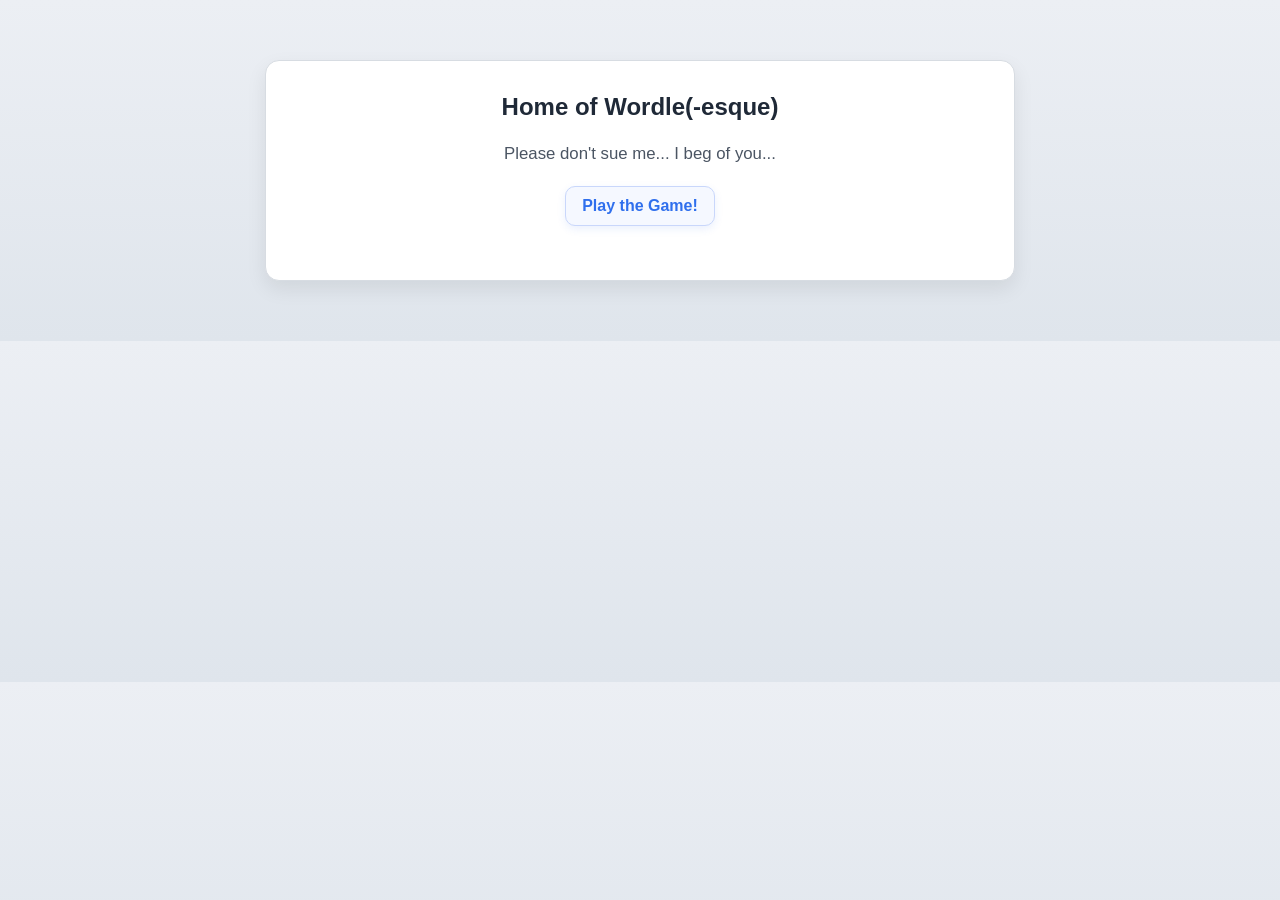
<file: index.html>
<!--Jackson Hinks - Wordle type game - index - 4/19/2026-->

<!DOCTYPE html>
<html lang="en">
<head>
  <meta charset="UTF-8">
  <meta name="viewport" content="width=device-width, initial-scale=1.0">
  <title>Wordle-Home</title>
  <link rel="stylesheet" href="css/styles.css">
  <link rel="icon" href="favicon.png">
</head>
<body>
  <main class="container">
    <section class="card">
      <h1>Home of Wordle(-esque)</h1>
      <p>
        Please don't sue me... I beg of you...
      </p>

      <nav>
        <a href="wordle-game.html">Play the Game!</a>
      </nav>
    </section>
  </main>

  <script src="js/script.js"></script>
</body>
</html>
</file>
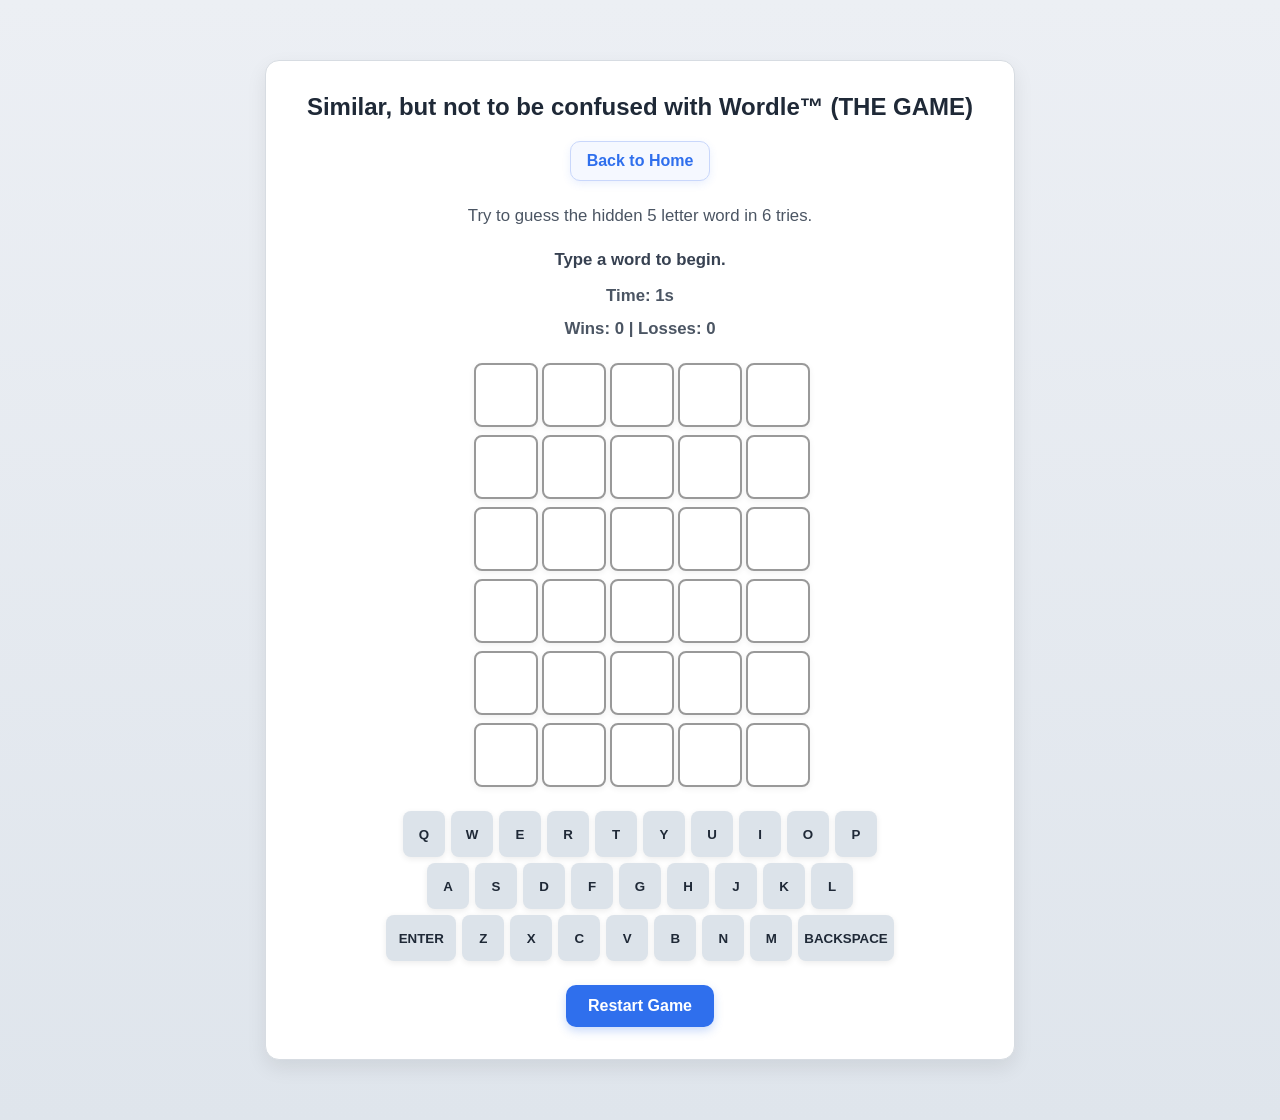
<file: wordle-game.html>
<!--Jackson Hinks - Wordle type game - index - 4/19/2026-->

<!DOCTYPE html>
<html lang="en">
<head>
  <meta charset="UTF-8">
  <meta name="viewport" content="width=device-width, initial-scale=1.0">
  <title>Wordle-Esque</title>
  <link rel="stylesheet" href="css/styles.css">
  <link rel="icon" href="favicon.png">
</head>
<body>
  <main class="container">
    <section class="card">
      <h1>Similar, but not to be confused with Wordle™ (THE GAME)</h1>

      <nav>
        <a href="index.html">Back to Home</a>
      </nav>

      <p>
        Try to guess the hidden 5 letter word in 6 tries.
      </p>

      <p id="status">
        Type a word to begin.
      </p>

      <p id="timer">Time: 0s</p>
      <p id="stats">Wins: 0 | Losses: 0</p>

      <div id="board"></div>

      <div id="keyboard"></div>

      <button id="restart-btn">Restart Game</button>
    </section>
  </main>

  <script src="js/script.js"></script>
</body>
</html>
</file>
<file: css/styles.css>
/*Jackson Hinks - Wordle type game - html - 4/19/2026*/

body {
  font-family: Arial, sans-serif;
  background: linear-gradient(to bottom, #eceff4, #dfe5ec);
  color: #222;
  text-align: center;
  margin: 0;
  padding: 0;
  opacity: 1;
  transition: opacity 0.25s ease;
}

body.page-fade {
  opacity: 0;
}

.container {
  max-width: 750px;
  margin: 40px auto;
  padding: 20px;
}

.card {
  background-color: #ffffff;
  border: 1px solid #d7dce2;
  border-radius: 14px;
  box-shadow: 0 8px 20px rgba(0, 0, 0, 0.08);
  padding: 32px 24px;
}

h1 {
  margin-top: 0;
  color: #1f2937;
}

p {
  color: #4b5563;
  font-size: 1.05rem;
  line-height: 1.6;
}

nav {
  margin: 18px 0 22px 0;
}

nav a {
  display: inline-block;
  text-decoration: none;
  color: #2f6fed;
  font-weight: bold;
  padding: 10px 16px;
  border: 1px solid #c9d7fb;
  border-radius: 10px;
  background-color: #f5f8ff;
  box-shadow: 0 3px 8px rgba(47, 111, 237, 0.10);
}

nav a:hover {
  background-color: #eaf0ff;
}

#status {
  font-weight: bold;
  min-height: 24px;
  color: #374151;
  margin-bottom: 10px;
}

#timer,
#stats {
  font-weight: bold;
  color: #4b5563;
  margin: 6px 0;
}

#board {
  display: grid;
  grid-template-rows: repeat(6, 1fr);
  gap: 8px;
  margin: 20px auto 24px auto;
  width: fit-content;
}

.row {
  display: grid;
  grid-template-columns: repeat(5, 60px);
  gap: 8px;
}

.tile {
  width: 60px;
  height: 60px;
  border: 2px solid #999;
  background-color: white;
  color: black;
  font-size: 2rem;
  font-weight: bold;
  display: flex;
  align-items: center;
  justify-content: center;
  text-transform: uppercase;
  border-radius: 8px;
  box-shadow: 0 2px 6px rgba(0, 0, 0, 0.06);
  transform-origin: center;
}

.correct {
  background-color: #6aaa64;
  color: white;
  border-color: #6aaa64;
}

.present {
  background-color: #c9b458;
  color: white;
  border-color: #c9b458;
}

.absent {
  background-color: #787c7e;
  color: white;
  border-color: #787c7e;
}

.flip {
  animation: flipTile 0.45s ease;
}

.shake {
  animation: shakeRow 0.25s ease;
}

@keyframes flipTile {
  0% {
    transform: rotateX(0deg);
  }
  50% {
    transform: rotateX(90deg);
  }
  100% {
    transform: rotateX(0deg);
  }
}

@keyframes shakeRow {
  0% {
    transform: translateX(0);
  }
  25% {
    transform: translateX(-5px);
  }
  50% {
    transform: translateX(5px);
  }
  75% {
    transform: translateX(-5px);
  }
  100% {
    transform: translateX(0);
  }
}

#keyboard {
  margin: 10px auto 24px auto;
  width: fit-content;
}

.key-row {
  display: flex;
  justify-content: center;
  gap: 6px;
  margin-bottom: 6px;
  flex-wrap: wrap;
}

.key {
  min-width: 42px;
  height: 46px;
  border: none;
  border-radius: 8px;
  background-color: #dce3ea;
  color: #1f2937;
  font-weight: bold;
  cursor: pointer;
  box-shadow: 0 2px 6px rgba(0, 0, 0, 0.08);
}

.key.wide {
  min-width: 70px;
}

#restart-btn {
  padding: 12px 22px;
  font-size: 1rem;
  font-weight: bold;
  cursor: pointer;
  border: none;
  border-radius: 10px;
  background-color: #2f6fed;
  color: white;
  box-shadow: 0 4px 10px rgba(47, 111, 237, 0.25);
}

#restart-btn:hover {
  background-color: #255ed1;
}

@media (max-width: 600px) {
  .container {
    margin: 20px auto;
    padding: 12px;
  }

  .card {
    padding: 22px 14px;
    border-radius: 12px;
  }

  h1 {
    font-size: 1.5rem;
    line-height: 1.3;
  }

  p {
    font-size: 1rem;
  }

  nav a,
  #restart-btn {
    width: 100%;
    max-width: 260px;
    box-sizing: border-box;
  }

  #board {
    gap: 6px;
    margin: 18px auto 20px auto;
  }

  .row {
    grid-template-columns: repeat(5, 48px);
    gap: 6px;
  }

  .tile {
    width: 48px;
    height: 48px;
    font-size: 1.5rem;
  }

  .key {
    min-width: 32px;
    height: 42px;
    font-size: 0.85rem;
    padding: 0 6px;
  }

  .key.wide {
    min-width: 58px;
  }
}
</file>
